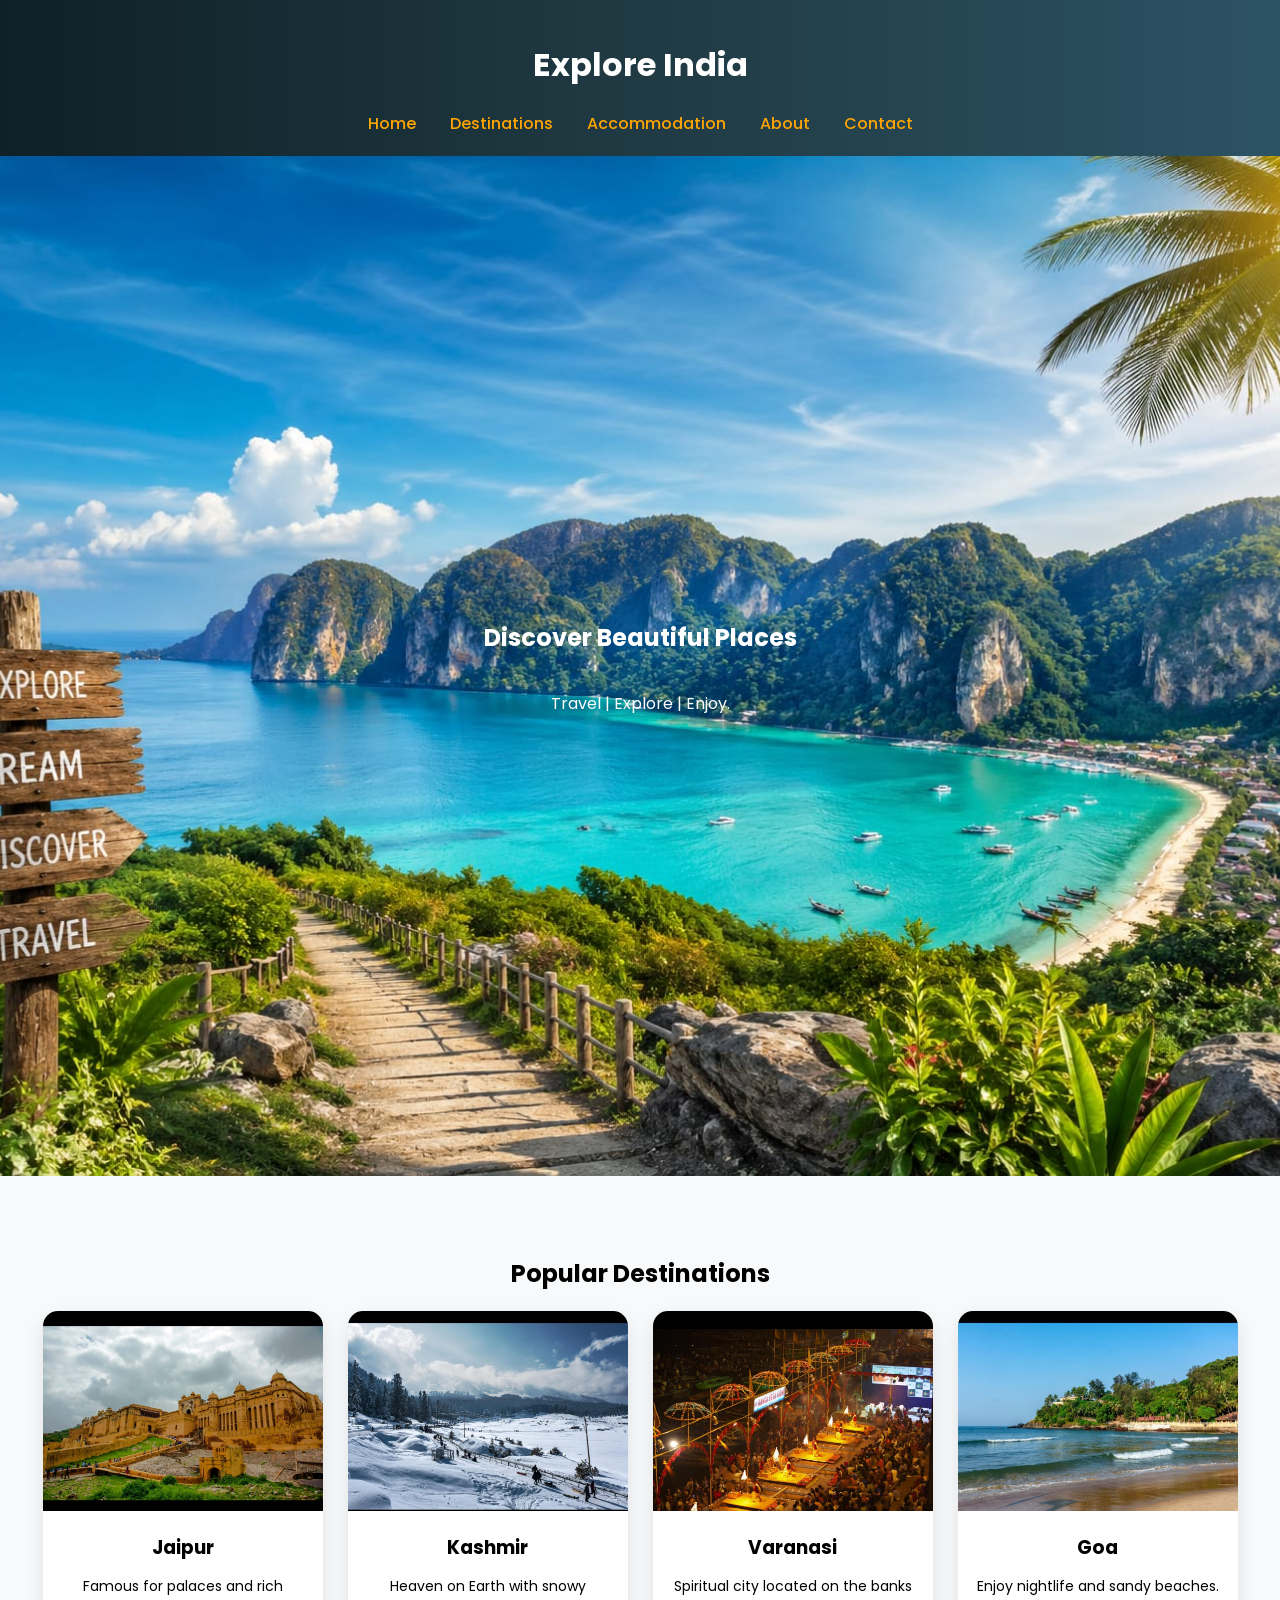
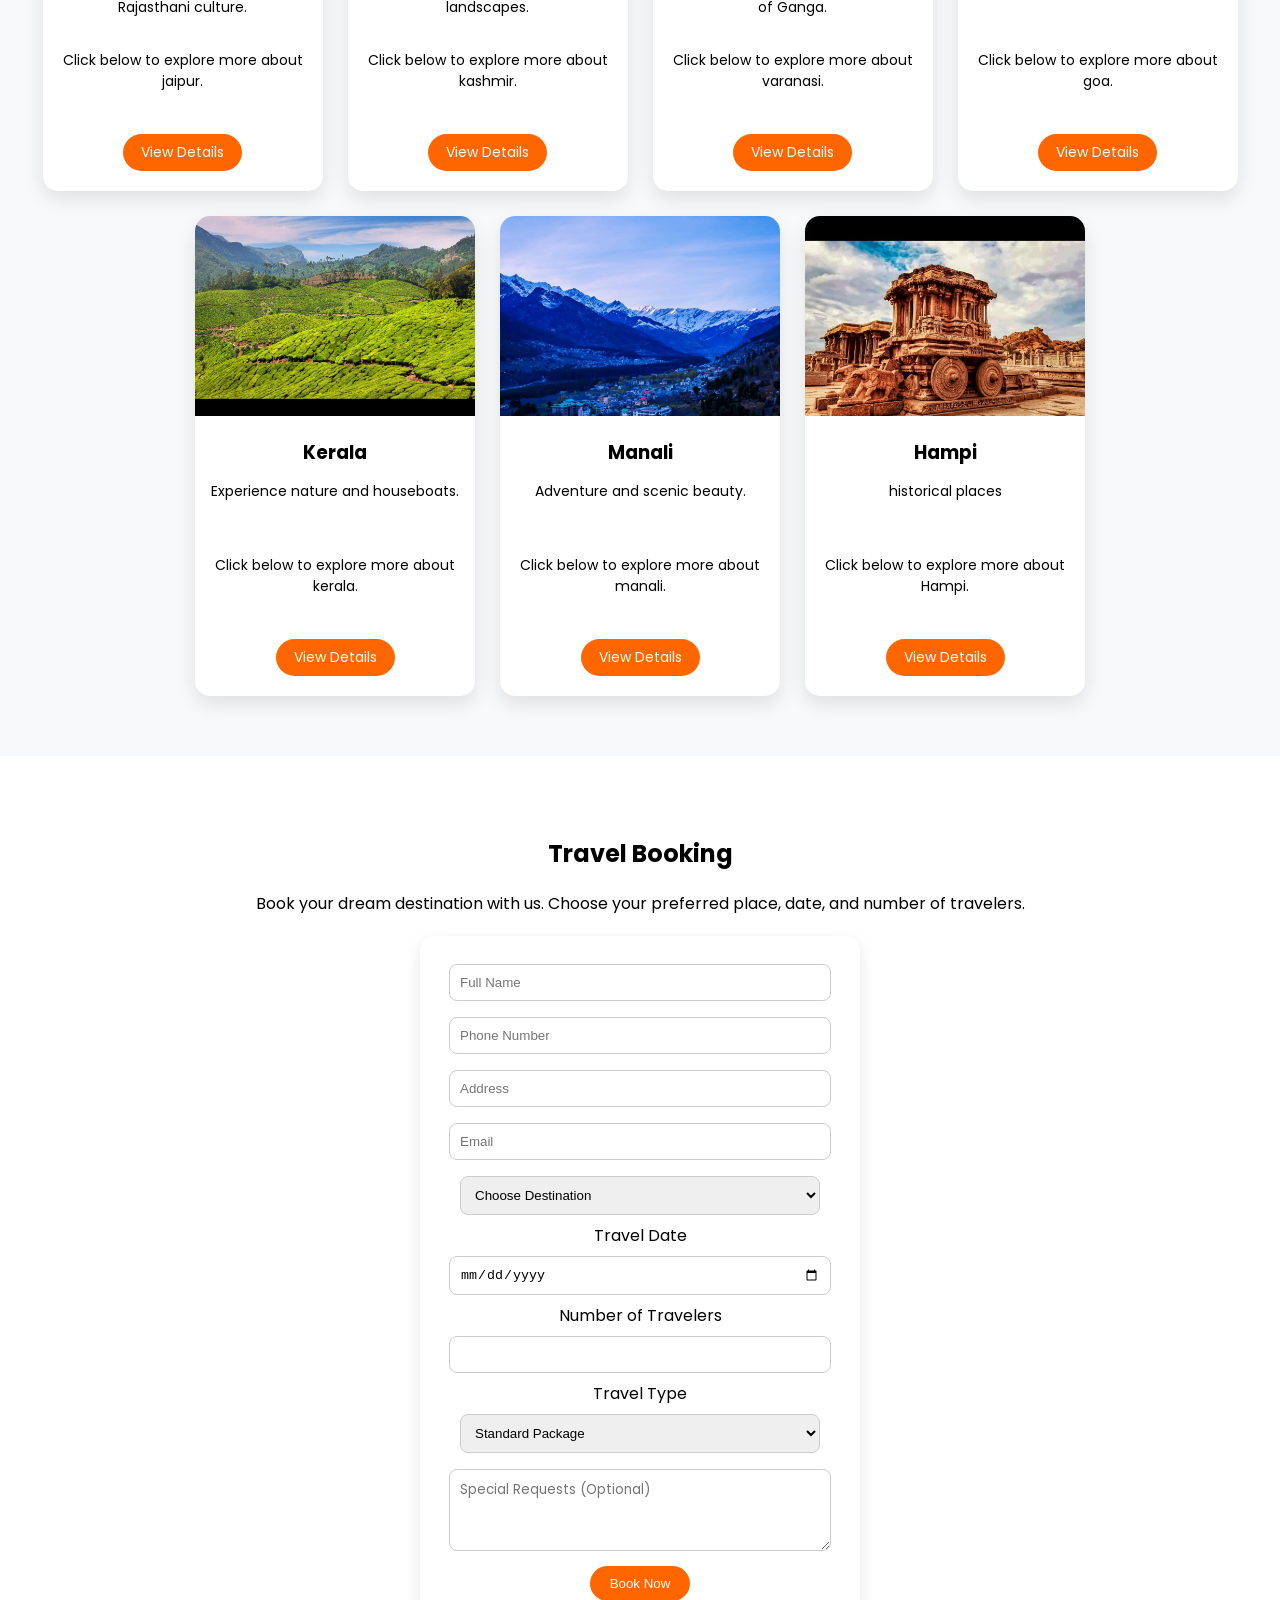
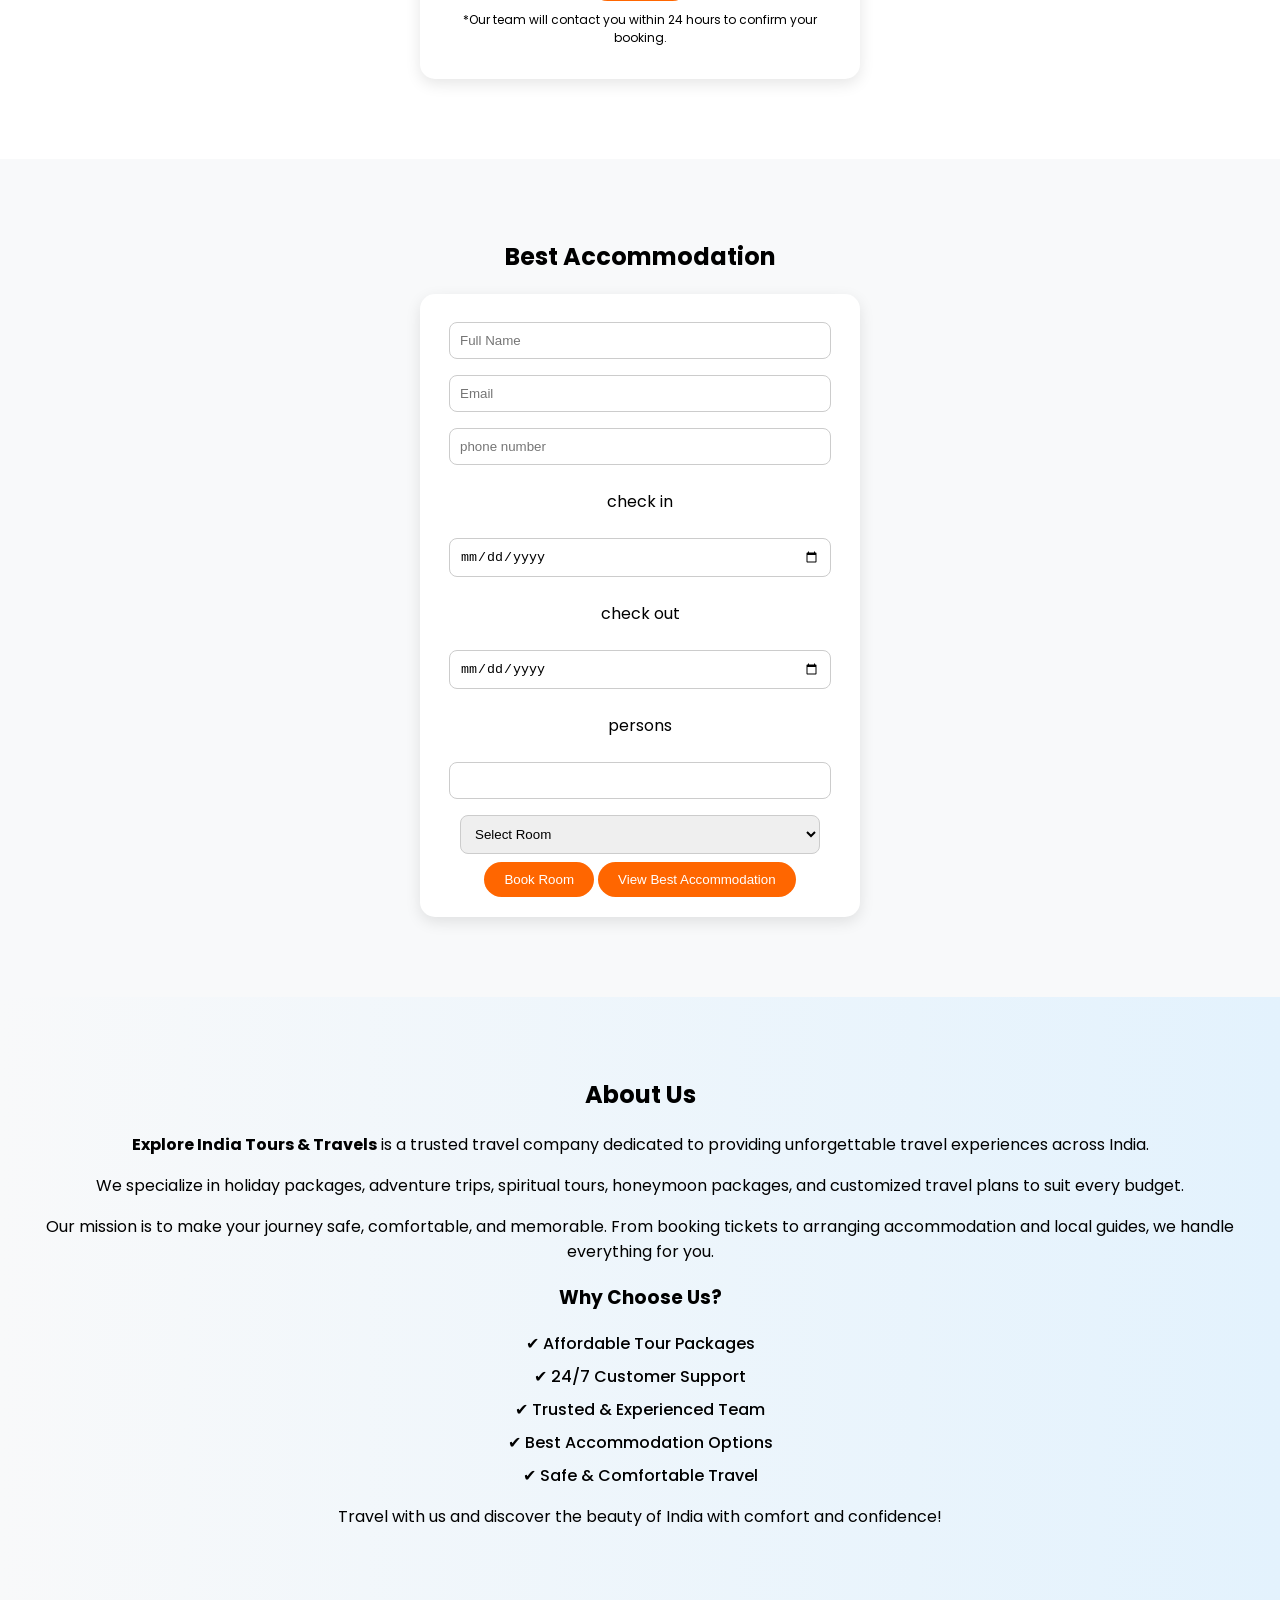
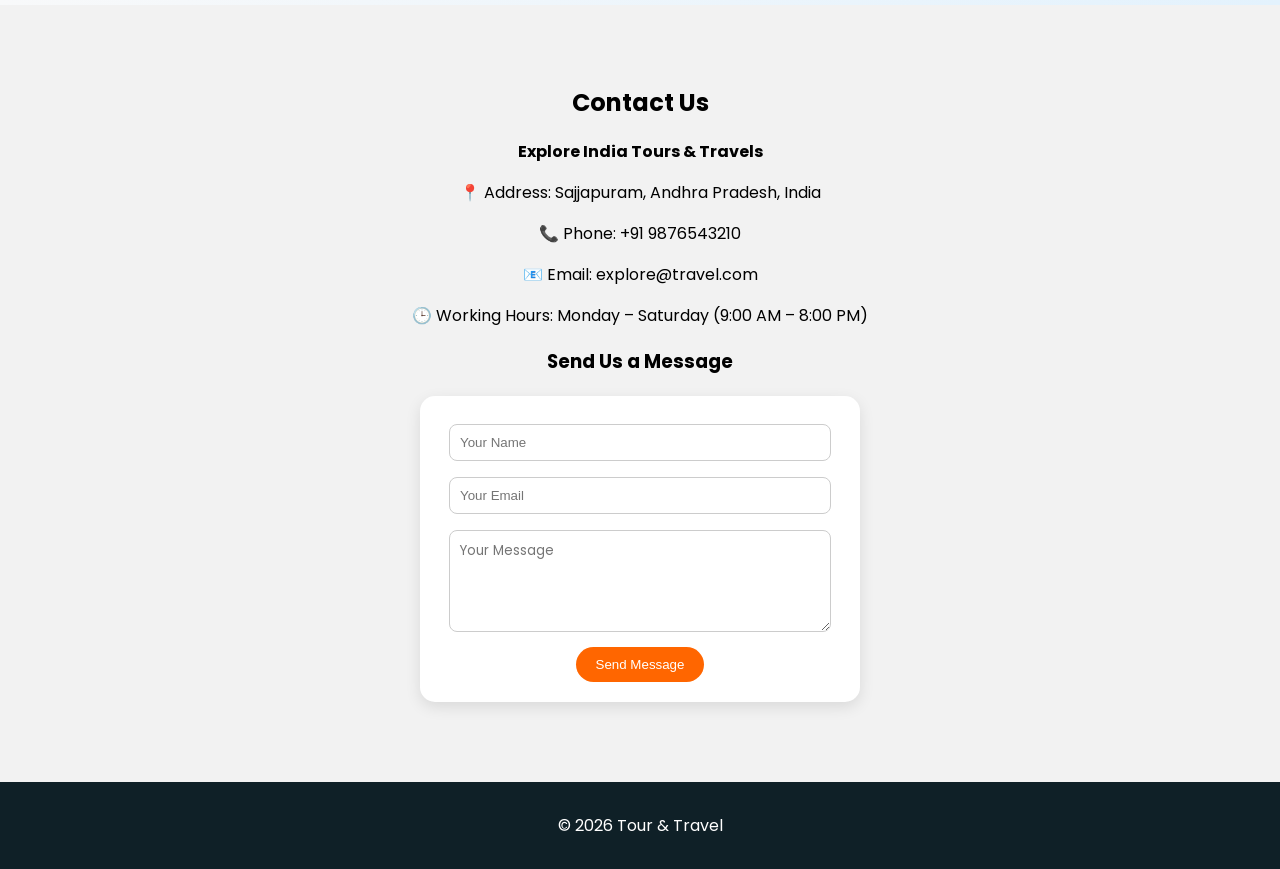
<file: index.html>
<!DOCTYPE html>
<html lang="en">
<head>
    <meta charset="UTF-8">
    <title>increadible - Tour & Travel</title>
    <link rel="stylesheet" href="style.css">
</head>
<body>

<header>
    <h1>Explore India</h1>
    <nav>
        <a href="#">Home</a>
        <a href="#places">Destinations</a>
        <a href="#accommodation">Accommodation</a>
        <a href="#about">About</a>
        <a href="#contact">Contact</a>
    </nav>
</header>

<section class="hero">
    <h2>Discover Beautiful Places</h2>
    <p>Travel | Explore | Enjoy.</p>
</section>

<!-- PLACES -->
<section id="places">
    <h2>Popular Destinations</h2>

    <div class="places-container">

        <div class="card">
            <img src="assets\jaipur.jpg">
            <h3>Jaipur</h3>
            <p>Famous for palaces and rich Rajasthani culture.</p>
            <p>Click below to explore more about jaipur.</p>
            <a href="jaipur.html" class="btn">View Details</a>
        </div>

        <div class="card">
            <img src="assets\kashmir.jpg">
            <h3>Kashmir</h3>
            <p>Heaven on Earth with snowy landscapes.</p>
            <p>Click below to explore more about kashmir.</p>
            <a href="kashmir.html" class="btn">View Details</a>
        </div>

        <div class="card">
            <img src="assets\Varanasi.jpg">
            <h3>Varanasi</h3>
            <p>Spiritual city located on the banks of Ganga.</p>
            <p>Click below to explore more about varanasi.</p>
            <a href="varanasi.html" class="btn">View Details</a>
        </div>

        <div class="card">
            <img src="assets\goa.jpg">
            <h3>Goa</h3>
            <p>Enjoy nightlife and sandy beaches.</p>
            <p>Click below to explore more about goa.</p>
            <a href="goa.html" class="btn">View Details</a>
        </div>

        <div class="card">
            <img src="assets\kerala.jpg">
            <h3>Kerala</h3>
            <p>Experience nature and houseboats.</p>
            <p>Click below to explore more about kerala.</p>
            <a href="kerala.html" class="btn">View Details</a>
        </div>

        <div class="card">
            <img src="assets\manali.jpg">
            <h3>Manali</h3>
            <p>Adventure and scenic beauty.</p>
            <p>Click below to explore more about manali.</p>
            <a href="manali.html" class="btn">View Details</a>
        </div>

        <div class="place-card">
            <img src="assets\hampi.jpg">
            <h3>Hampi</h3>
            <p>historical places</p>
            <p>Click below to explore more about Hampi.</p>
            <a href="hampi.html" class="btn">View Details</a>
        </div>

    </div>
</section>

<!-- BOOKING FORM -->
<section id="travel-booking">
    <h2>Travel Booking</h2>

    <p>Book your dream destination with us. Choose your preferred place, date, and number of travelers.</p>

    <form id="bookingForm">

        <input type="text" placeholder="Full Name" required><br>

        <input type="text" placeholder="Phone Number" required><br>

        <input type="text" placeholder="Address" required><br>

        <input type="text" placeholder="Email" required><br>

        <select required>
            <option value="">Choose Destination</option>
            <option>Manali – ₹8000</option>
            <option>Goa – ₹7000</option>
            <option>Kerala – ₹9000</option>
            <option>Jaipur – ₹6000</option>
            <option>Hampi – ₹5000</option>
            <option>Kashmir – ₹10000</option>
            <option>Varanasi – ₹4000</option>
        </select><br>

        <label>Travel Date</label><br>
        <input type="date" required><br>

        <label>Number of Travelers</label><br>
        <input type="number" min="1" required><br>

        <label>Travel Type</label><br>
        <select required>
            <option>Standard Package</option>
            <option>Premium Package</option>
            <option>Luxury Package</option>
        </select><br>

        <textarea placeholder="Special Requests (Optional)" rows="3"></textarea><br>

        <button type="submit">Book Now</button>

        <p style="font-size: 12px; margin-top: 10px;">
            *Our team will contact you within 24 hours to confirm your booking.
        </p>

    </form>
</section>
<!-- ACCOMMODATION -->
<section id="accommodation">
    <h2>Best Accommodation</h2>

    <form>
        <input type="text" placeholder="Full Name" required><br>
        <input type="email" placeholder="Email" required><br>
        <input type="number" placeholder="phone number" required><br>
        <p>check in</p>
        <input type="date" required><br>
        <p>check out</p>
        <input type="date" required><br>
        <p>persons</p>
        <input type="number" min="1" required><br>

        <select required>
            <option>Select Room</option>
            <option>Single</option>
            <option>Double</option>
            <option>Luxury</option>
        </select><br>

        <button type="submit">Book Room</button>

        <!-- POPUP BUTTON -->
        <button type="button" onclick="openAccommodationPopup()">
            View Best Accommodation
        </button>
    </form>
</section>

<!-- ABOUT -->
<section id="about">
    <h2>About Us</h2>

    <p><strong>Explore India Tours & Travels</strong> is a trusted travel company dedicated to providing unforgettable travel experiences across India.</p>

    <p>We specialize in holiday packages, adventure trips, spiritual tours, honeymoon packages, and customized travel plans to suit every budget.</p>

    <p>Our mission is to make your journey safe, comfortable, and memorable. From booking tickets to arranging accommodation and local guides, we handle everything for you.</p>

    <h3>Why Choose Us?</h3>

    <ul style="list-style: none; padding: 0;">
        <li>✔ Affordable Tour Packages</li>
        <li>✔ 24/7 Customer Support</li>
        <li>✔ Trusted & Experienced Team</li>
        <li>✔ Best Accommodation Options</li>
        <li>✔ Safe & Comfortable Travel</li>
    </ul>

    <p>Travel with us and discover the beauty of India with comfort and confidence!</p>
</section>

<!-- CONTACT -->
<section id="contact">
    <h2>Contact Us</h2>

    <p><strong>Explore India Tours & Travels</strong></p>
    <p>📍 Address: Sajjapuram, Andhra Pradesh, India</p>
    <p>📞 Phone: +91 9876543210</p>
    <p>📧 Email: explore@travel.com</p>
    <p>🕒 Working Hours: Monday – Saturday (9:00 AM – 8:00 PM)</p>

    <h3>Send Us a Message</h3>

    <form>
        <input type="text" placeholder="Your Name" required><br>
        <input type="email" placeholder="Your Email" required><br>
        <textarea placeholder="Your Message" rows="4" required></textarea><br>
        <button type="submit">Send Message</button>
    </form>
</section>
<footer>
    <p>© 2026 Tour & Travel</p>
</footer>

<!-- BOOKING SUCCESS POPUP -->
<div id="bookingPopup" class="popup">
    <div class="popup-box">
        Booking Successful!
        <br><br>
        <button onclick="closeBookingPopup()">OK</button>
    </div>
</div>

<!-- ACCOMMODATION SUCCESS POPUP -->
<div id="accommodationSuccess"
     style="display:none; position:fixed; top:50%; left:50%; transform:translate(-50%,-50%);
     background:white; padding:20px; border:1px solid black; text-align:center;">

    Accommodation Booked Successfully!
    <br><br>
    <button onclick="document.getElementById('accommodationSuccess').style.display='none'">
        OK
    </button>
</div>

<!-- BEST ACCOMMODATION POPUP -->
<div id="accommodationPopup"
     style="display:none; position:fixed; top:0; left:0; width:100%; height:100%;
     background:rgba(0,0,0,0.6);">

    <div style="background:white; width:300px; padding:20px;
        margin:100px auto; border-radius:10px; text-align:center;">

        <h3>Best Accommodation</h3>
        <p>Taj Hotel – ₹5000</p>
        <p>Green Park – ₹3500</p>
        <p>Royal Stay – ₹2800</p>

        <button onclick="closeAccommodationPopup()">Close</button>
    </div>
</div>

<!-- SCRIPT -->
<script>

// Booking popup
document.getElementById("bookingForm").addEventListener("submit", function(e){
    e.preventDefault();
    document.getElementById("bookingPopup").style.display = "block";
});

function closeBookingPopup(){
    document.getElementById("bookingPopup").style.display = "none";
}

// Accommodation booking popup
document.querySelector("#accommodation form").addEventListener("submit", function(e){
    e.preventDefault();
    document.getElementById("accommodationSuccess").style.display = "block";
});

// Best accommodation popup
function openAccommodationPopup(){
    document.getElementById("accommodationPopup").style.display = "block";
}

function closeAccommodationPopup(){
    document.getElementById("accommodationPopup").style.display = "none";
}

</script>

</body>
</html>
</file>
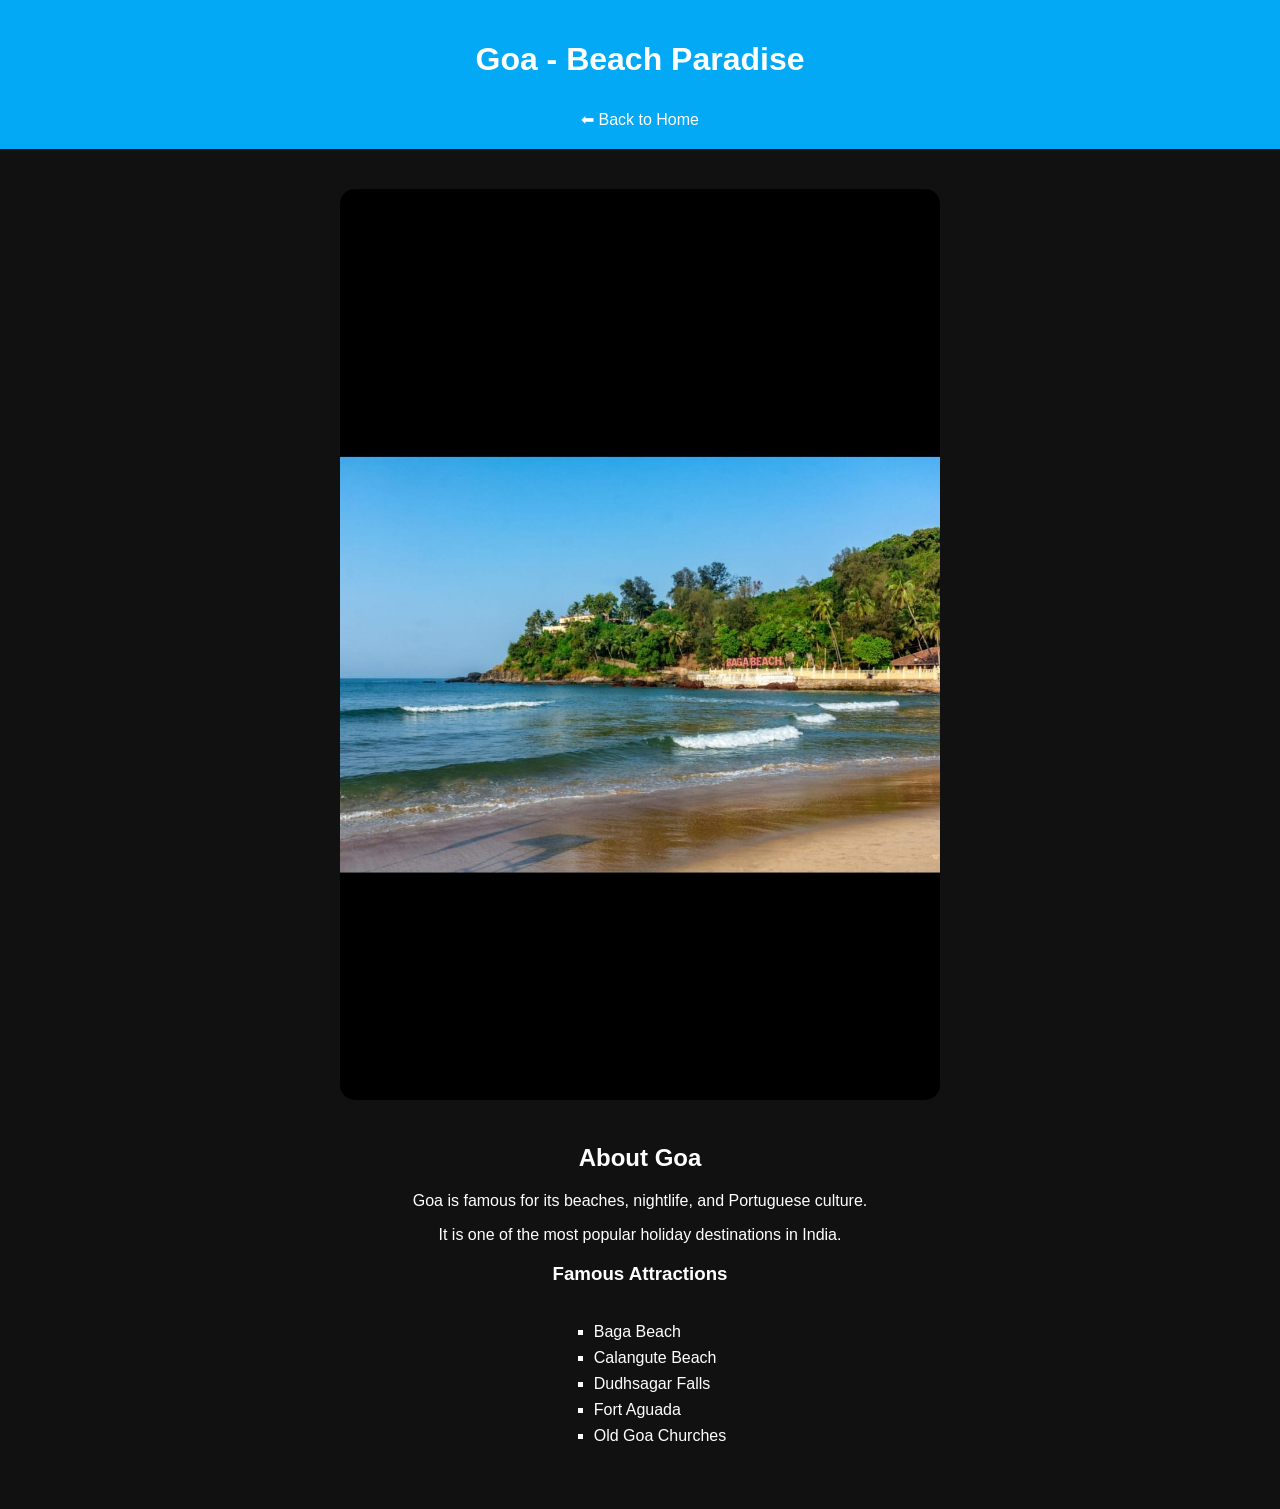
<file: goa.html>
<!DOCTYPE html>
<html lang="en">
<head>
<meta charset="UTF-8">
<title>Goa - Explore India</title>
<style>
body{margin:0;font-family:Arial;background:#111;color:white;}
header{background:#03a9f4;padding:20px;text-align:center;}
header a{color:white;text-decoration:none;margin-top:10px;display:inline-block;}
.place-details{padding:40px;text-align:center;}
.place-img{width:80%;max-width:600px;border-radius:15px;margin-bottom:20px;}
ul{list-style:square;text-align:left;display:inline-block;margin-top:20px;}
li{margin-bottom:8px;}
</style>
</head>
<body>

<header>
<h1>Goa - Beach Paradise</h1>
<a href="index.html">⬅ Back to Home</a>
</header>

<section class="place-details">
<img src="assets/goa.jpg" class="place-img">

<h2>About Goa</h2>
<p>Goa is famous for its beaches, nightlife, and Portuguese culture.</p>
<p>It is one of the most popular holiday destinations in India.</p>

<h3>Famous Attractions</h3>
<ul>
<li>Baga Beach</li>
<li>Calangute Beach</li>
<li>Dudhsagar Falls</li>
<li>Fort Aguada</li>
<li>Old Goa Churches</li>
</ul>
</section>

</body>
</html>
</file>
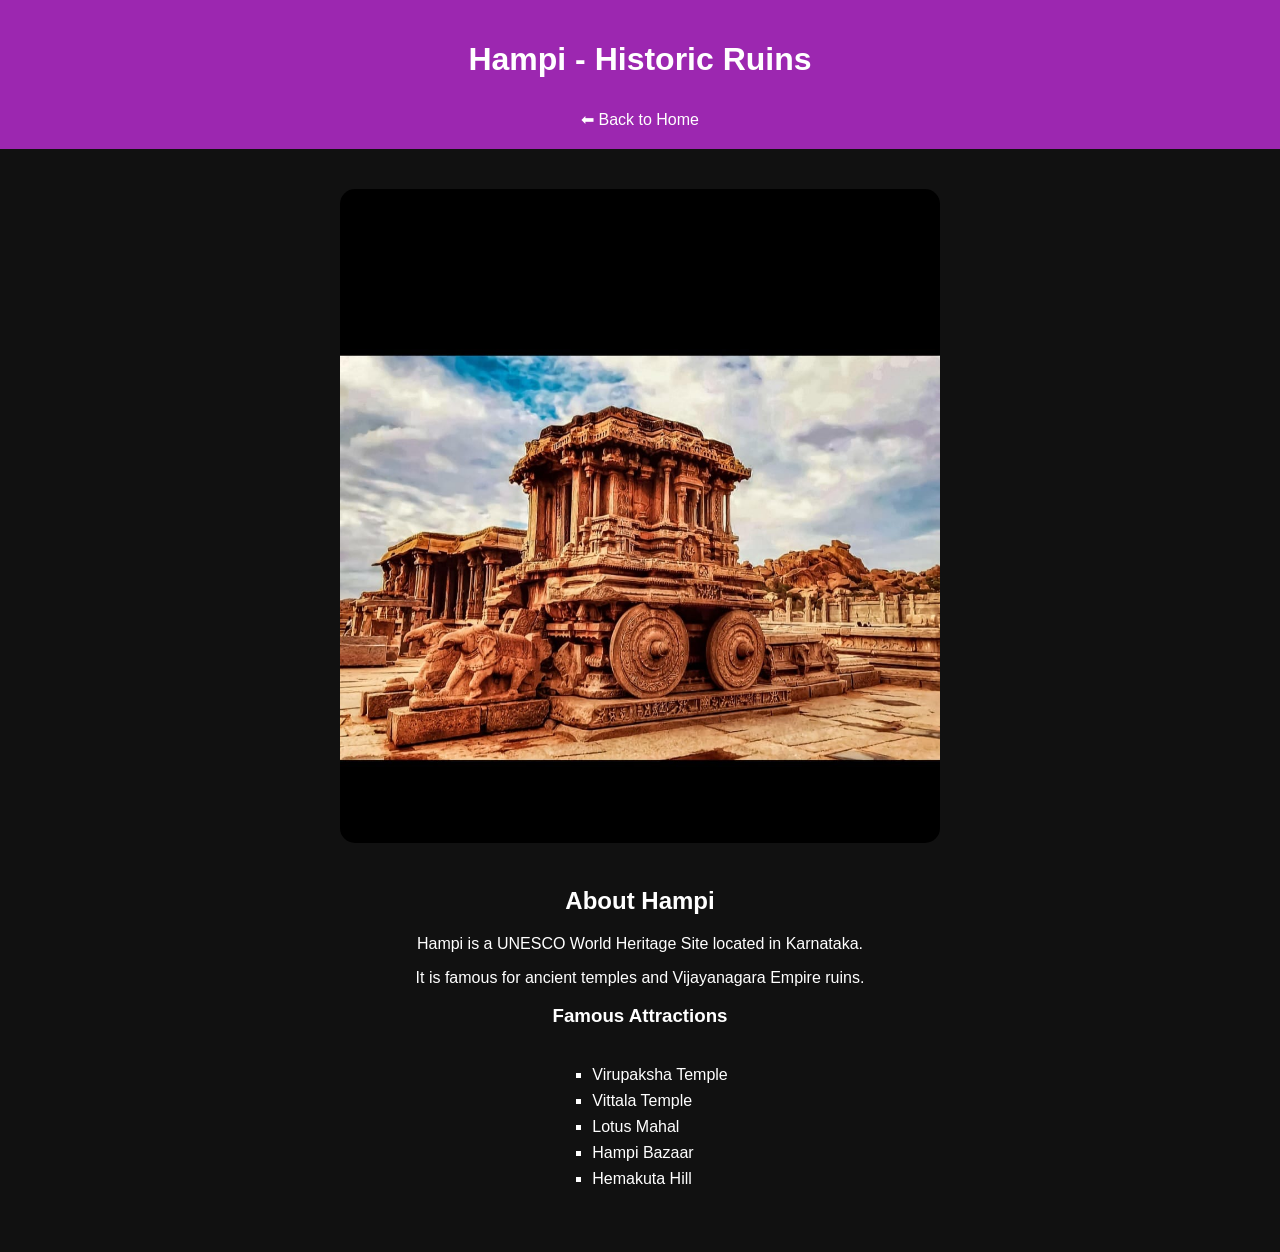
<file: hampi.html>
<!DOCTYPE html>
<html lang="en">
<head>
<meta charset="UTF-8">
<title>Hampi - Explore India</title>
<style>
body{margin:0;font-family:Arial;background:#111;color:white;}
header{background:#9c27b0;padding:20px;text-align:center;}
header a{color:white;text-decoration:none;margin-top:10px;display:inline-block;}
.place-details{padding:40px;text-align:center;}
.place-img{width:80%;max-width:600px;border-radius:15px;margin-bottom:20px;}
ul{list-style:square;text-align:left;display:inline-block;margin-top:20px;}
li{margin-bottom:8px;}
</style>
</head>
<body>

<header>
<h1>Hampi - Historic Ruins</h1>
<a href="index.html">⬅ Back to Home</a>
</header>

<section class="place-details">
<img src="assets/hampi.jpg" class="place-img">

<h2>About Hampi</h2>
<p>Hampi is a UNESCO World Heritage Site located in Karnataka.</p>
<p>It is famous for ancient temples and Vijayanagara Empire ruins.</p>

<h3>Famous Attractions</h3>
<ul>
<li>Virupaksha Temple</li>
<li>Vittala Temple</li>
<li>Lotus Mahal</li>
<li>Hampi Bazaar</li>
<li>Hemakuta Hill</li>
</ul>
</section>

</body>
</html>
</file>
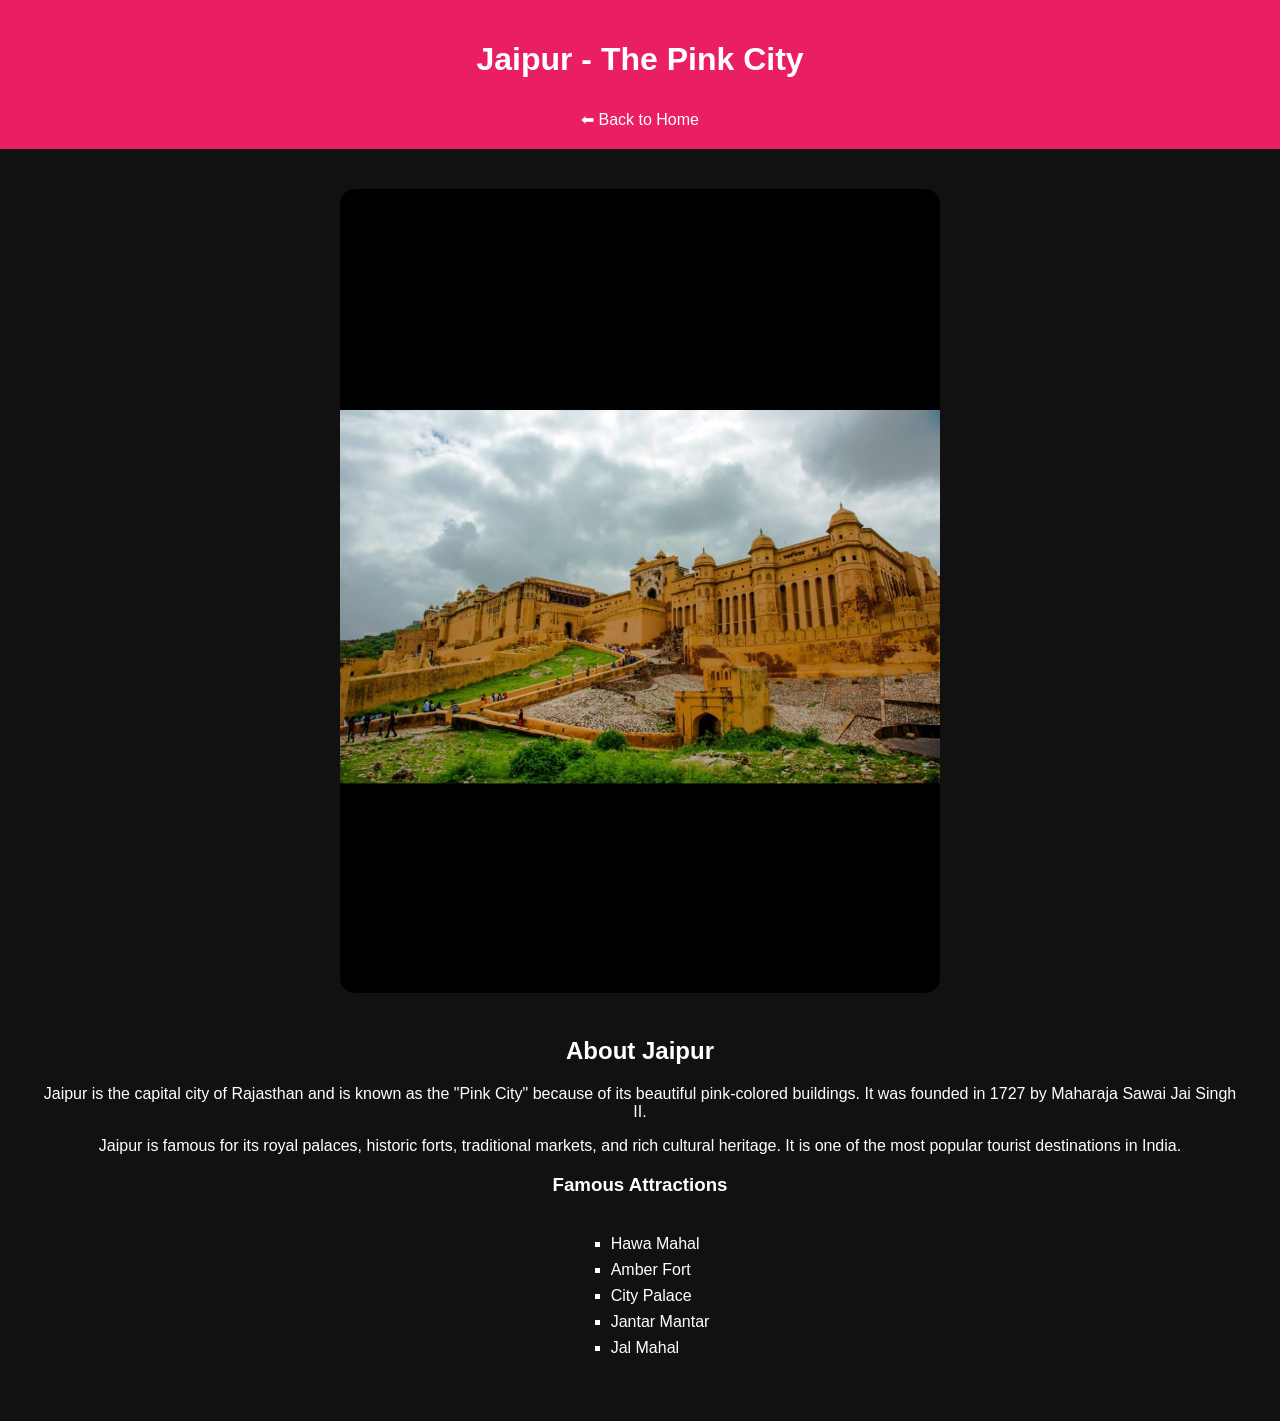
<file: jaipur.html>
<!DOCTYPE html>
<html lang="en">
<head>
    <meta charset="UTF-8">
    <title>Jaipur - Explore India</title>

    <style>
        body {
            margin: 0;
            font-family: Arial, sans-serif;
            background-color: #111;
            color: white;
        }

        header {
            background-color: #e91e63;
            padding: 20px;
            text-align: center;
        }

        header a {
            color: white;
            text-decoration: none;
            display: inline-block;
            margin-top: 10px;
        }

        .place-details {
            padding: 40px;
            text-align: center;
        }

        .place-img {
            width: 80%;
            max-width: 600px;
            border-radius: 15px;
            margin-bottom: 20px;
        }

        ul {
            list-style-type: square;
            text-align: left;
            display: inline-block;
            margin-top: 20px;
        }

        li {
            margin-bottom: 8px;
        }
    </style>

</head>
<body>

<header>
    <h1>Jaipur - The Pink City</h1>
    <a href="index.html">⬅ Back to Home</a>
</header>

<section class="place-details">

    <!-- Put your image inside assets folder -->
    <img src="assets/jaipur.jpg" alt="Jaipur City" class="place-img">

    <h2>About Jaipur</h2>

    <p>
        Jaipur is the capital city of Rajasthan and is known as the 
        "Pink City" because of its beautiful pink-colored buildings.
        It was founded in 1727 by Maharaja Sawai Jai Singh II.
    </p>

    <p>
        Jaipur is famous for its royal palaces, historic forts,
        traditional markets, and rich cultural heritage.
        It is one of the most popular tourist destinations in India.
    </p>

    <h3>Famous Attractions</h3>

    <ul>
        <li>Hawa Mahal</li>
        <li>Amber Fort</li>
        <li>City Palace</li>
        <li>Jantar Mantar</li>
        <li>Jal Mahal</li>
    </ul>

</section>

</body>
</html>
</file>
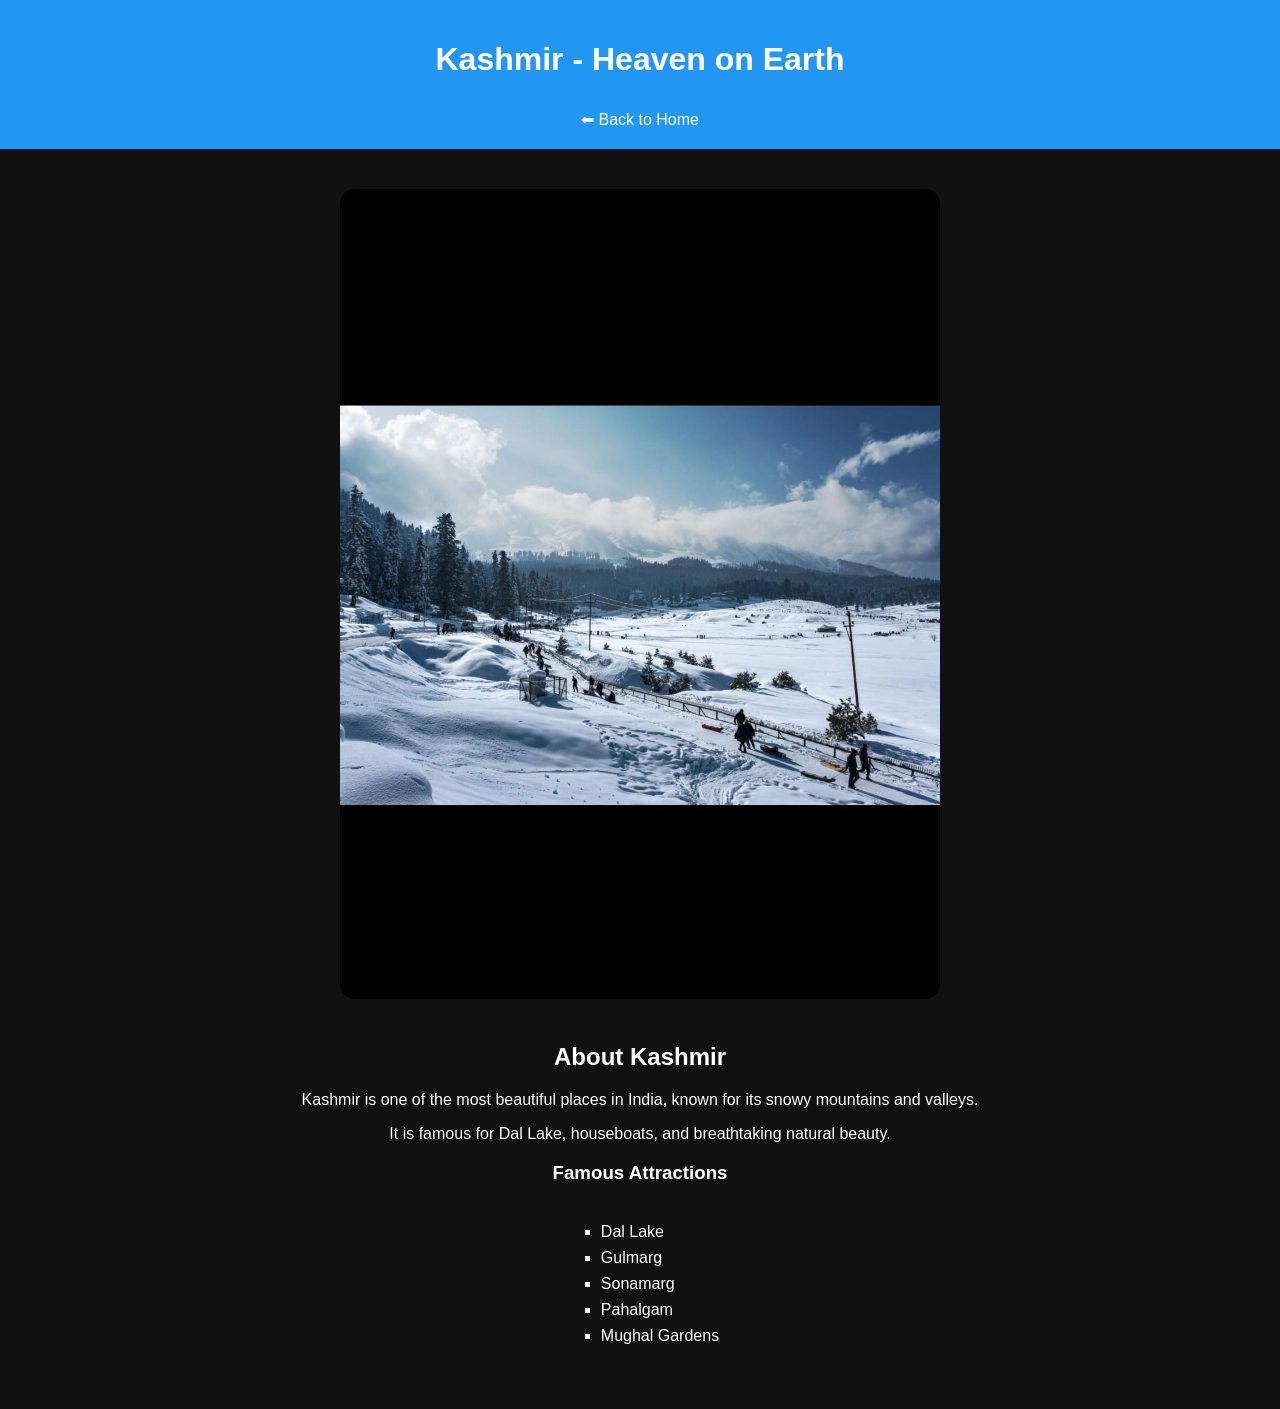
<file: kashmir.html>
<!DOCTYPE html>
<html lang="en">
<head>
    <meta charset="UTF-8">
    <title>Kashmir - Explore India</title>
    <style>
        body { margin:0; font-family:Arial,sans-serif; background:#111; color:white; }
        header { background:#2196f3; padding:20px; text-align:center; }
        header a { color:white; text-decoration:none; display:inline-block; margin-top:10px; }
        .place-details { padding:40px; text-align:center; }
        .place-img { width:80%; max-width:600px; border-radius:15px; margin-bottom:20px; }
        ul { list-style:square; text-align:left; display:inline-block; margin-top:20px; }
        li { margin-bottom:8px; }
    </style>
</head>
<body>

<header>
    <h1>Kashmir - Heaven on Earth</h1>
    <a href="index.html">⬅ Back to Home</a>
</header>

<section class="place-details">
    <img src="assets/kashmir.jpg" class="place-img">

    <h2>About Kashmir</h2>
    <p>Kashmir is one of the most beautiful places in India, known for its snowy mountains and valleys.</p>
    <p>It is famous for Dal Lake, houseboats, and breathtaking natural beauty.</p>

    <h3>Famous Attractions</h3>
    <ul>
        <li>Dal Lake</li>
        <li>Gulmarg</li>
        <li>Sonamarg</li>
        <li>Pahalgam</li>
        <li>Mughal Gardens</li>
    </ul>
</section>

</body>
</html>
</file>
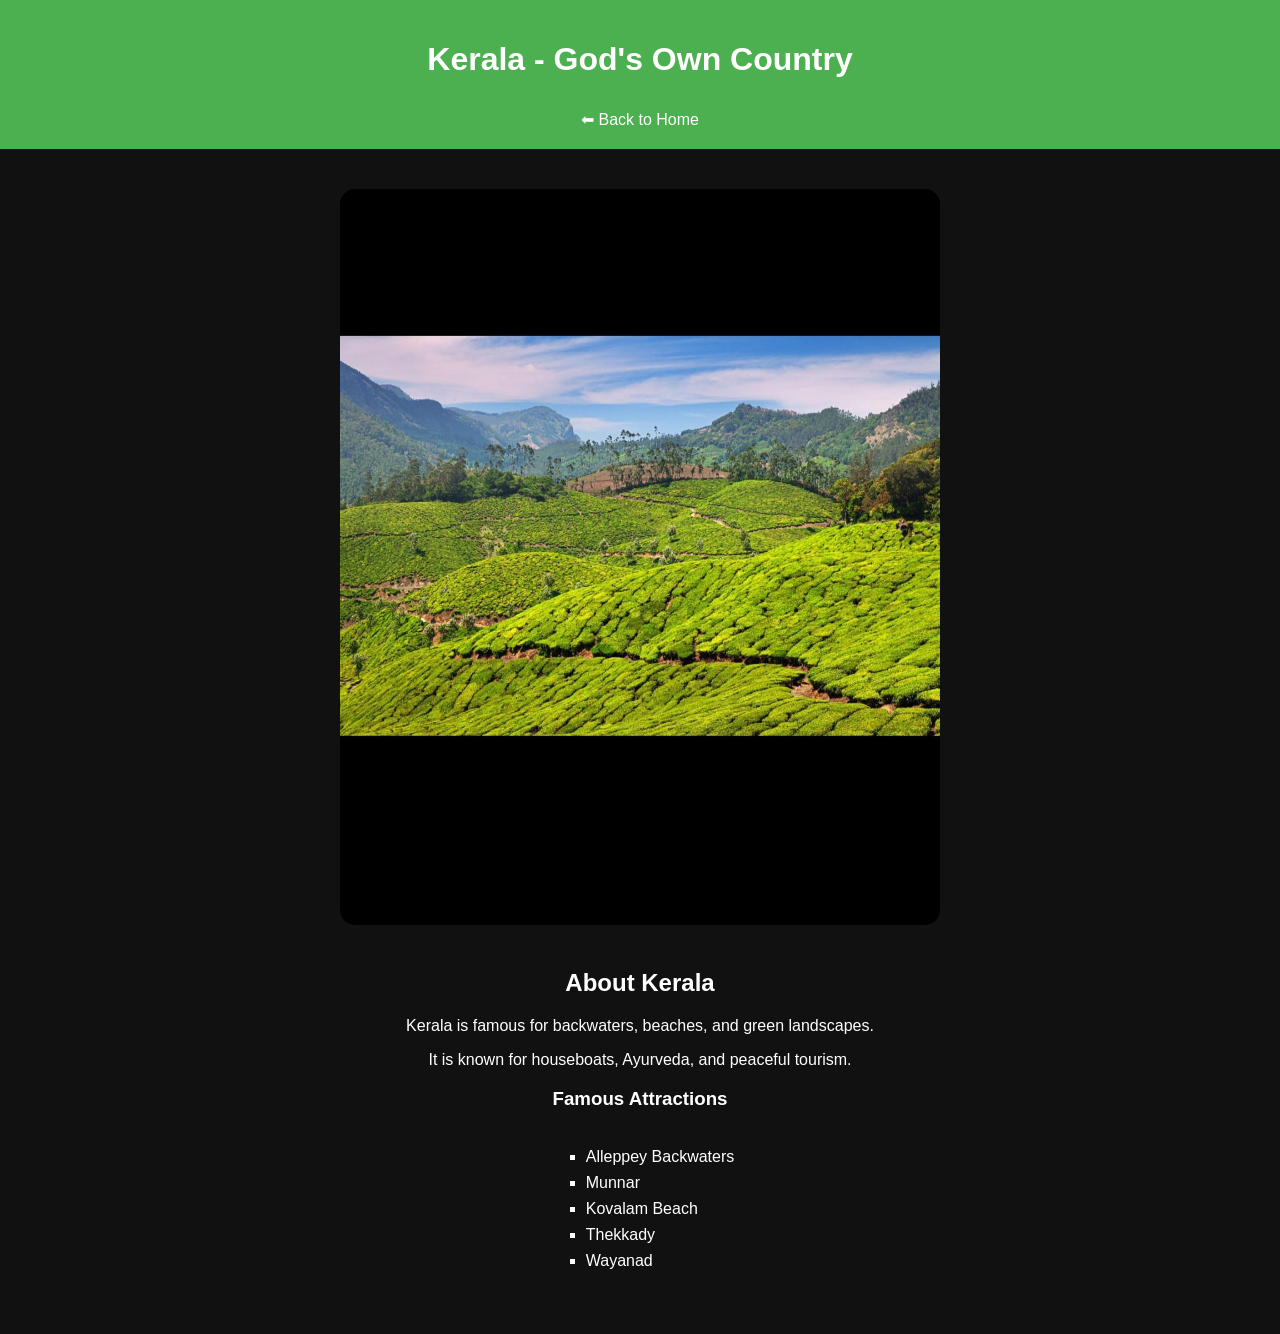
<file: kerala.html>
<!DOCTYPE html>
<html lang="en">
<head>
<meta charset="UTF-8">
<title>Kerala - Explore India</title>
<style>
body{margin:0;font-family:Arial;background:#111;color:white;}
header{background:#4caf50;padding:20px;text-align:center;}
header a{color:white;text-decoration:none;display:inline-block;margin-top:10px;}
.place-details{padding:40px;text-align:center;}
.place-img{width:80%;max-width:600px;border-radius:15px;margin-bottom:20px;}
ul{list-style:square;text-align:left;display:inline-block;margin-top:20px;}
li{margin-bottom:8px;}
</style>
</head>
<body>

<header>
<h1>Kerala - God's Own Country</h1>
<a href="index.html">⬅ Back to Home</a>
</header>

<section class="place-details">
<img src="assets/kerala.jpg" class="place-img">

<h2>About Kerala</h2>
<p>Kerala is famous for backwaters, beaches, and green landscapes.</p>
<p>It is known for houseboats, Ayurveda, and peaceful tourism.</p>

<h3>Famous Attractions</h3>
<ul>
<li>Alleppey Backwaters</li>
<li>Munnar</li>
<li>Kovalam Beach</li>
<li>Thekkady</li>
<li>Wayanad</li>
</ul>
</section>

</body>
</html>
</file>
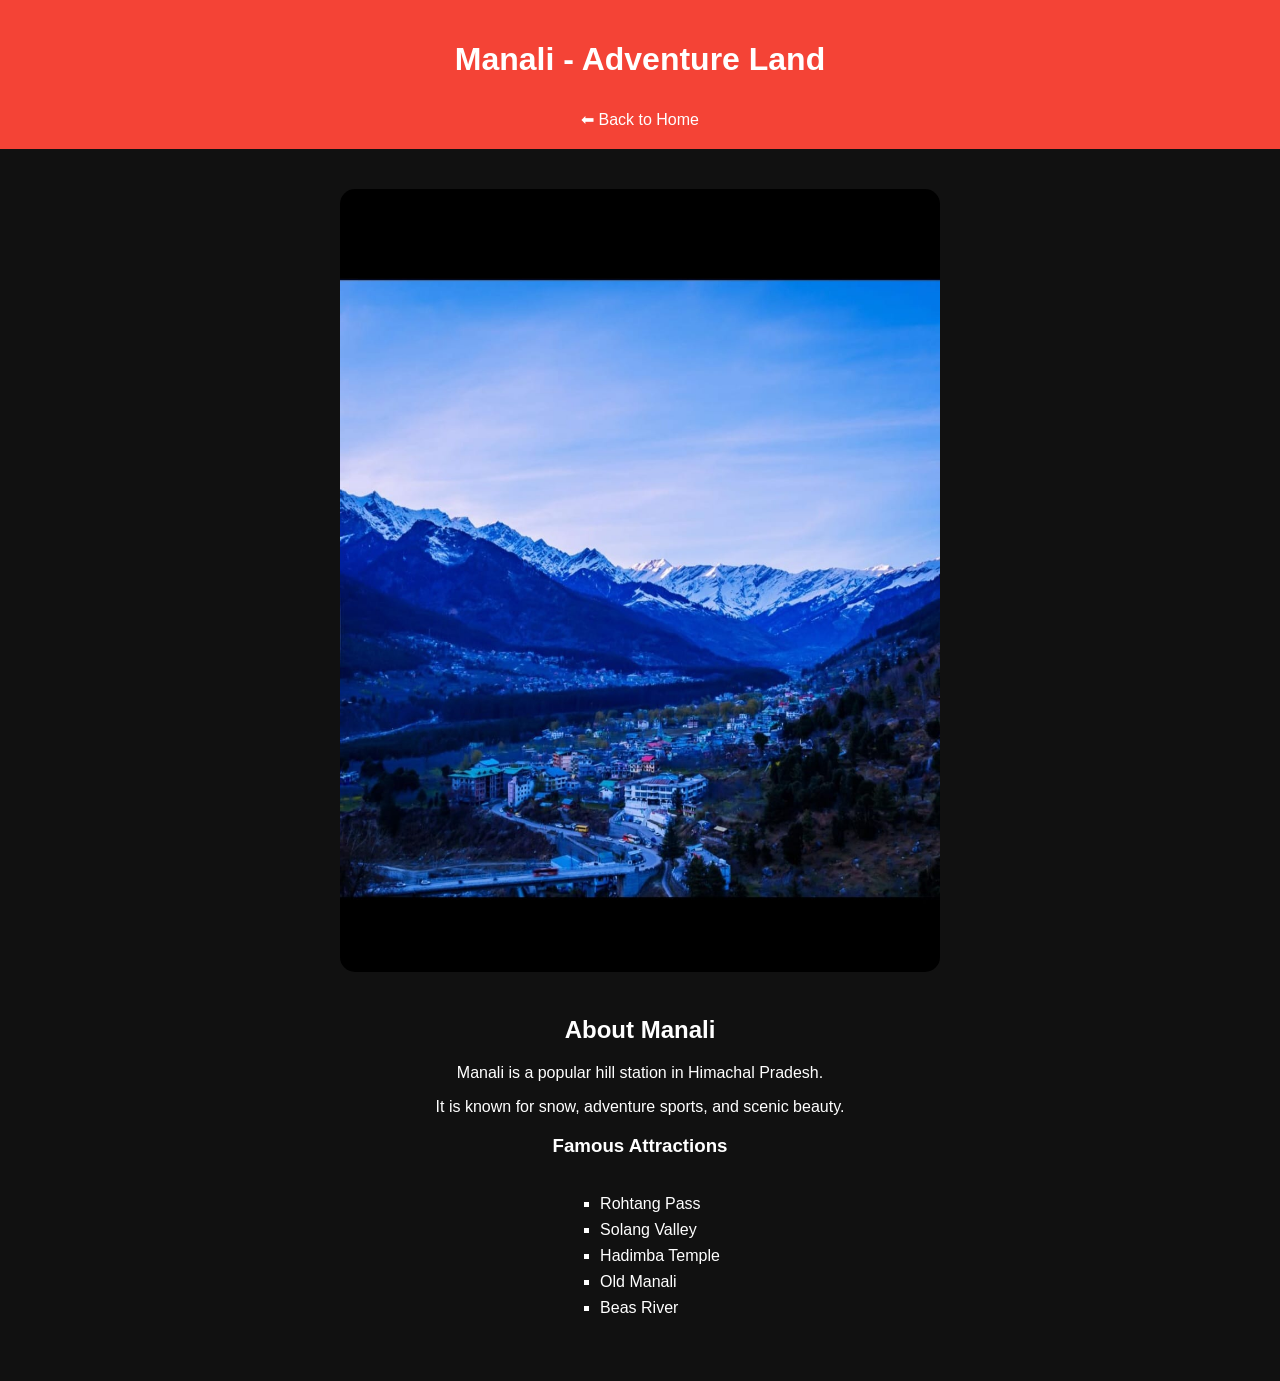
<file: manali.html>
<!DOCTYPE html>
<html lang="en">
<head>
<meta charset="UTF-8">
<title>Manali - Explore India</title>
<style>
body{margin:0;font-family:Arial;background:#111;color:white;}
header{background:#f44336;padding:20px;text-align:center;}
header a{color:white;text-decoration:none;margin-top:10px;display:inline-block;}
.place-details{padding:40px;text-align:center;}
.place-img{width:80%;max-width:600px;border-radius:15px;margin-bottom:20px;}
ul{list-style:square;text-align:left;display:inline-block;margin-top:20px;}
li{margin-bottom:8px;}
</style>
</head>
<body>

<header>
<h1>Manali - Adventure Land</h1>
<a href="index.html">⬅ Back to Home</a>
</header>

<section class="place-details">
<img src="assets/manali.jpg" class="place-img">

<h2>About Manali</h2>
<p>Manali is a popular hill station in Himachal Pradesh.</p>
<p>It is known for snow, adventure sports, and scenic beauty.</p>

<h3>Famous Attractions</h3>
<ul>
<li>Rohtang Pass</li>
<li>Solang Valley</li>
<li>Hadimba Temple</li>
<li>Old Manali</li>
<li>Beas River</li>
</ul>
</section>

</body>
</html>
</file>
<file: style.css>
@import url('https://fonts.googleapis.com/css2?family=Poppins:wght@300;500;700&display=swap');

body {
    margin: 0;
    font-family: 'Poppins', sans-serif;
    text-align: center;
    background-color: #f8f9fa;
}

/* HEADER */
header {
    background: linear-gradient(to right, #0f2027, #203a43, #2c5364);
    color: white;
    padding: 20px;
}

nav a {
    color: orange;
    margin: 0 15px;
    text-decoration: none;
    font-weight: 500;
}

nav a:hover {
    color: yellow;
}

/* HERO */
.hero {
    height: 100vh;
    background: url("assets/backgroundimage.jpg") center/cover no-repeat;
    display: flex;
    flex-direction: column;
    justify-content: center;
    align-items: center;
    color: white;
}

/* BUTTONS */
button, .btn {
    padding: 10px 20px;
    background: #ff6600;
    color: white;
    border: none;
    border-radius: 20px;
    cursor: pointer;
    text-decoration: none;
}

button:hover, .btn:hover {
    background: #e65c00;
}
#contact textarea {
    width: 90%;
    padding: 10px;
    margin: 8px 0;
    border-radius: 8px;
    border: 1px solid #ccc;
    font-family: 'Poppins', sans-serif;
}

/* SECTIONS */
section {
    padding: 60px 20px;
}

#about, #contact {
    background: #f2f2f2;
}

/* PLACES SECTION */
.places-container {
    display: flex;
    flex-wrap: wrap;
    justify-content: center;
    gap: 20px;
}

/* PLACES SECTION */
.places-container {
    display: flex;
    flex-wrap: wrap;
    justify-content: center;
    gap: 25px;
}

/* CARD STYLE */
.card, .place-card {
    width: 280px;
    background: white;
    border-radius: 15px;
    overflow: hidden;
    box-shadow: 0 8px 20px rgba(0,0,0,0.1);
    transition: 0.3s;
    text-align: center;
    padding-bottom: 20px;
}

.card:hover, .place-card:hover {
    transform: translateY(-10px);
}

/* CARD IMAGE */
.card img, .place-card img {
    width: 100%;
    height: 200px;
    object-fit: cover;
}

/* CARD TEXT */
.card h3, .place-card h3 {
    margin: 15px 0 5px;
}

.card p, .place-card p {
    padding: 0 15px;
    font-size: 14px;
    min-height: 60px;
}

/* VIEW DETAILS BUTTON */
.card a,
.place-card a {
    display: inline-block;
    margin-top: 10px;
    padding: 8px 18px;
    background: #ff6600;
    color: white;
    border-radius: 20px;
    text-decoration: none;
    font-size: 14px;
    transition: 0.3s;
}

.card a:hover,
.place-card a:hover {
    background: #e65c00;
}
/* FORMS */
form {
    max-width: 400px;
    margin: 20px auto;
    background: white;
    padding: 20px;
    border-radius: 15px;
    box-shadow: 0 5px 15px rgba(0,0,0,0.1);
}

form input, form select {
    width: 90%;
    padding: 10px;
    margin: 8px 0;
    border-radius: 8px;
    border: 1px solid #ccc;
}

/* FOOTER */
footer {
    background: #0f2027;
    color: white;
    padding: 15px;
}

/* POPUP BACKGROUND */
.popup {
    display: none;
    position: fixed;
    z-index: 1000;
    left: 0;
    top: 0;
    width: 100%;
    height: 100%;
    background-color: rgba(0, 0, 0, 0.6);
    justify-content: center;
    align-items: center;
}

/* POPUP BOX */
.popup-box {
    background: #fff;
    padding: 25px;
    border-radius: 10px;
    text-align: center;
    width: 300px;
}
#about {
    background: linear-gradient(to right, #f8f9fa, #e3f2fd);
}

#about ul li {
    margin: 8px 0;
    font-weight: 500;
}
#travel-booking {
    background: #ffffff;
}

#travel-booking textarea {
    width: 90%;
    padding: 10px;
    margin: 8px 0;
    border-radius: 8px;
    border: 1px solid #ccc;
    font-family: 'Poppins', sans-serif;
}
</file>
